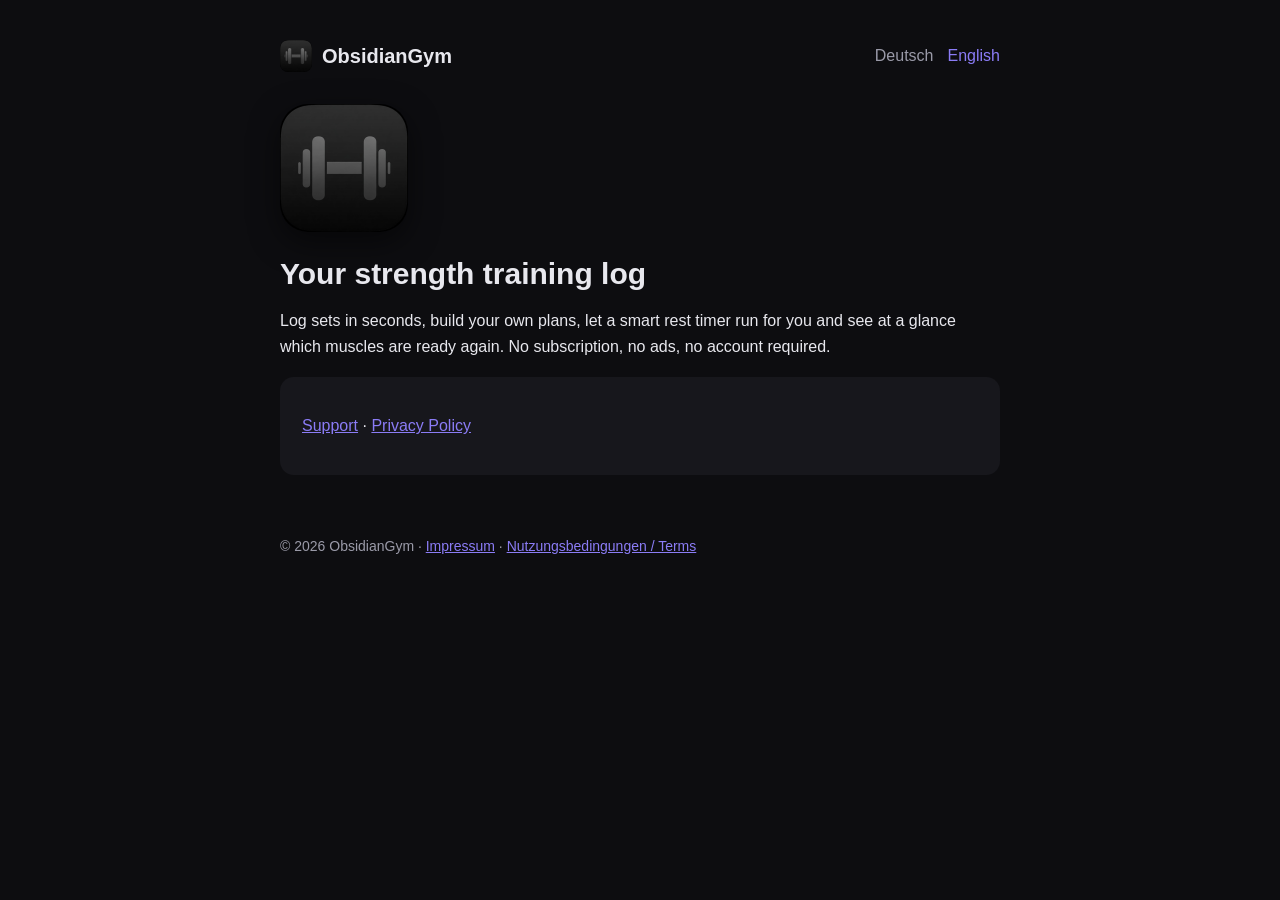
<file: index.html>
<!DOCTYPE html>
<html lang="de">
<head>
<meta charset="utf-8">
<meta name="viewport" content="width=device-width, initial-scale=1">
<title>ObsidianGym</title>
<link rel="icon" type="image/png" sizes="32x32" href="/favicon-32.png">
<link rel="apple-touch-icon" href="/apple-touch-icon.png">
<link rel="stylesheet" href="/style.css">
<script src="/lang.js"></script>
</head>
<body>
<main>
<header>
  <a class="brand" href="/"><img src="/icon-192.png" alt="" width="32" height="32">ObsidianGym</a>
  <div><span class="lang"><a href="?lang=de" data-l="de">Deutsch</a><a href="?lang=en" data-l="en">English</a></span></div>
</header>

<img class="hero-icon" src="/icon-512.png" alt="ObsidianGym App-Icon" width="128" height="128">

<section lang="de">
<h1>Dein Trainings-Tagebuch fürs Krafttraining</h1>
<p>Sätze in Sekunden tracken, eigene Pläne, ein Pausen-Timer, der mitdenkt, und auf einen Blick sehen, welche Muskeln wieder bereit sind. Ohne Abo, ohne Werbung, ohne Konto-Zwang.</p>
<div class="card">
  <p><a href="/support/">Support</a> · <a href="/privacy/">Datenschutz</a></p>
</div>
</section>

<section lang="en">
<h1>Your strength training log</h1>
<p>Log sets in seconds, build your own plans, let a smart rest timer run for you and see at a glance which muscles are ready again. No subscription, no ads, no account required.</p>
<div class="card">
  <p><a href="/support/?lang=en">Support</a> · <a href="/privacy/?lang=en">Privacy Policy</a></p>
</div>
</section>

<footer>© 2026 ObsidianGym · <a href="/impressum/">Impressum</a> · <a href="/terms/">Nutzungsbedingungen / Terms</a></footer>
</main>
</body>
</html>
</file>
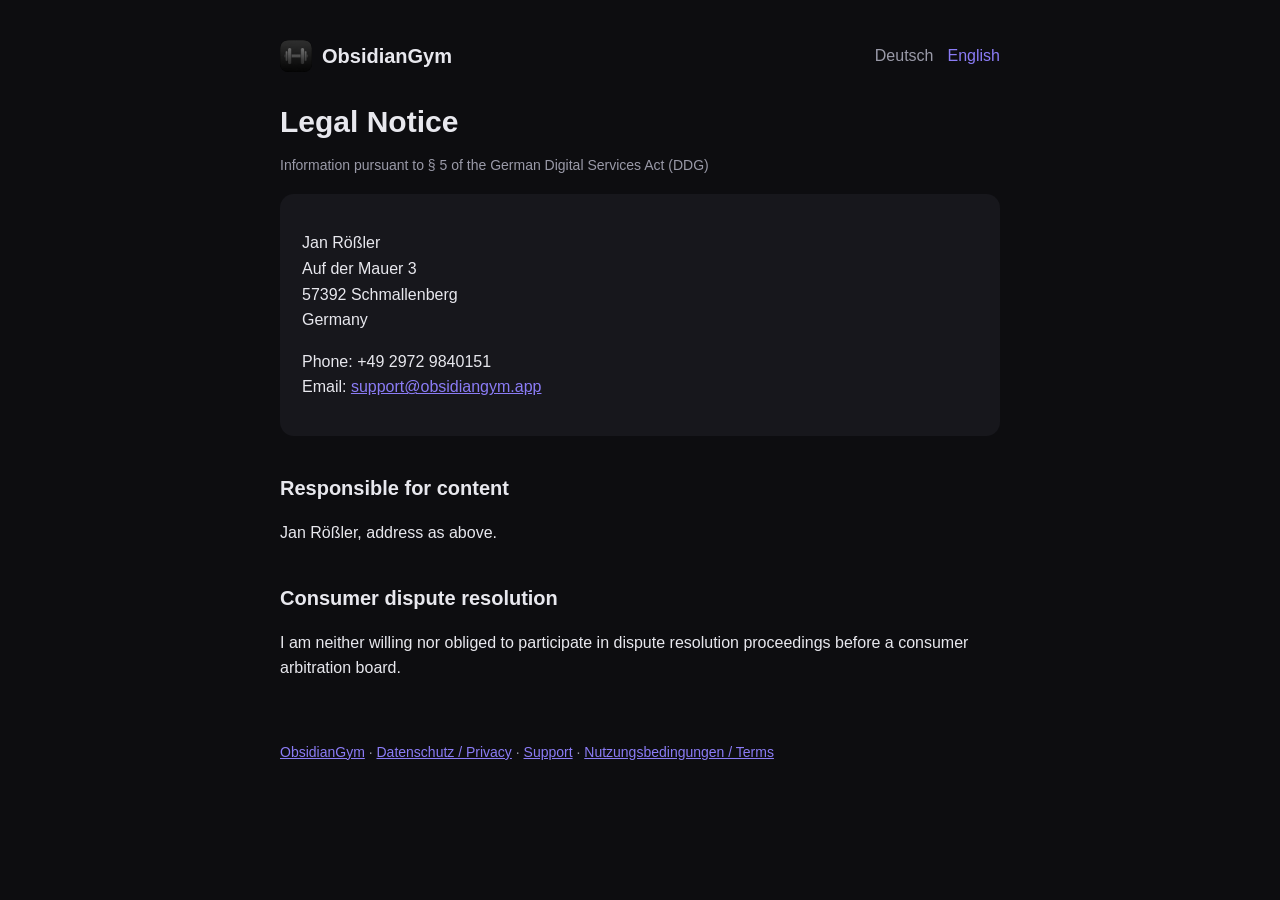
<file: impressum/index.html>
<!DOCTYPE html>
<html lang="de">
<head>
<meta charset="utf-8">
<meta name="viewport" content="width=device-width, initial-scale=1">
<title>ObsidianGym – Impressum / Legal Notice</title>
<link rel="icon" type="image/png" sizes="32x32" href="/favicon-32.png">
<link rel="apple-touch-icon" href="/apple-touch-icon.png">
<link rel="stylesheet" href="/style.css">
<script src="/lang.js"></script>
</head>
<body>
<main>
<header>
  <a class="brand" href="/"><img src="/icon-192.png" alt="" width="32" height="32">ObsidianGym</a>
  <div><span class="lang"><a href="?lang=de" data-l="de">Deutsch</a><a href="?lang=en" data-l="en">English</a></span></div>
</header>

<section lang="de">
<h1>Impressum</h1>
<p class="muted">Angaben gemäß § 5 Digitale-Dienste-Gesetz (DDG)</p>
<div class="card">
<p>Jan Rößler<br>Auf der Mauer 3<br>57392 Schmallenberg<br>Deutschland</p>
<p>Telefon: +49 2972 9840151<br>E-Mail: <a href="mailto:support@obsidiangym.app">support@obsidiangym.app</a></p>
</div>
<h2>Verantwortlich für den Inhalt</h2>
<p>Jan Rößler, Anschrift wie oben.</p>
<h2>Verbraucherstreitbeilegung</h2>
<p>Ich bin nicht bereit und nicht verpflichtet, an Streitbeilegungsverfahren vor einer Verbraucherschlichtungsstelle teilzunehmen.</p>
</section>

<section lang="en">
<h1>Legal Notice</h1>
<p class="muted">Information pursuant to § 5 of the German Digital Services Act (DDG)</p>
<div class="card">
<p>Jan Rößler<br>Auf der Mauer 3<br>57392 Schmallenberg<br>Germany</p>
<p>Phone: +49 2972 9840151<br>Email: <a href="mailto:support@obsidiangym.app">support@obsidiangym.app</a></p>
</div>
<h2>Responsible for content</h2>
<p>Jan Rößler, address as above.</p>
<h2>Consumer dispute resolution</h2>
<p>I am neither willing nor obliged to participate in dispute resolution proceedings before a consumer arbitration board.</p>
</section>

<footer><a href="/">ObsidianGym</a> · <a href="/privacy/">Datenschutz / Privacy</a> · <a href="/support/">Support</a> · <a href="/terms/">Nutzungsbedingungen / Terms</a></footer>
</main>
</body>
</html>
</file>
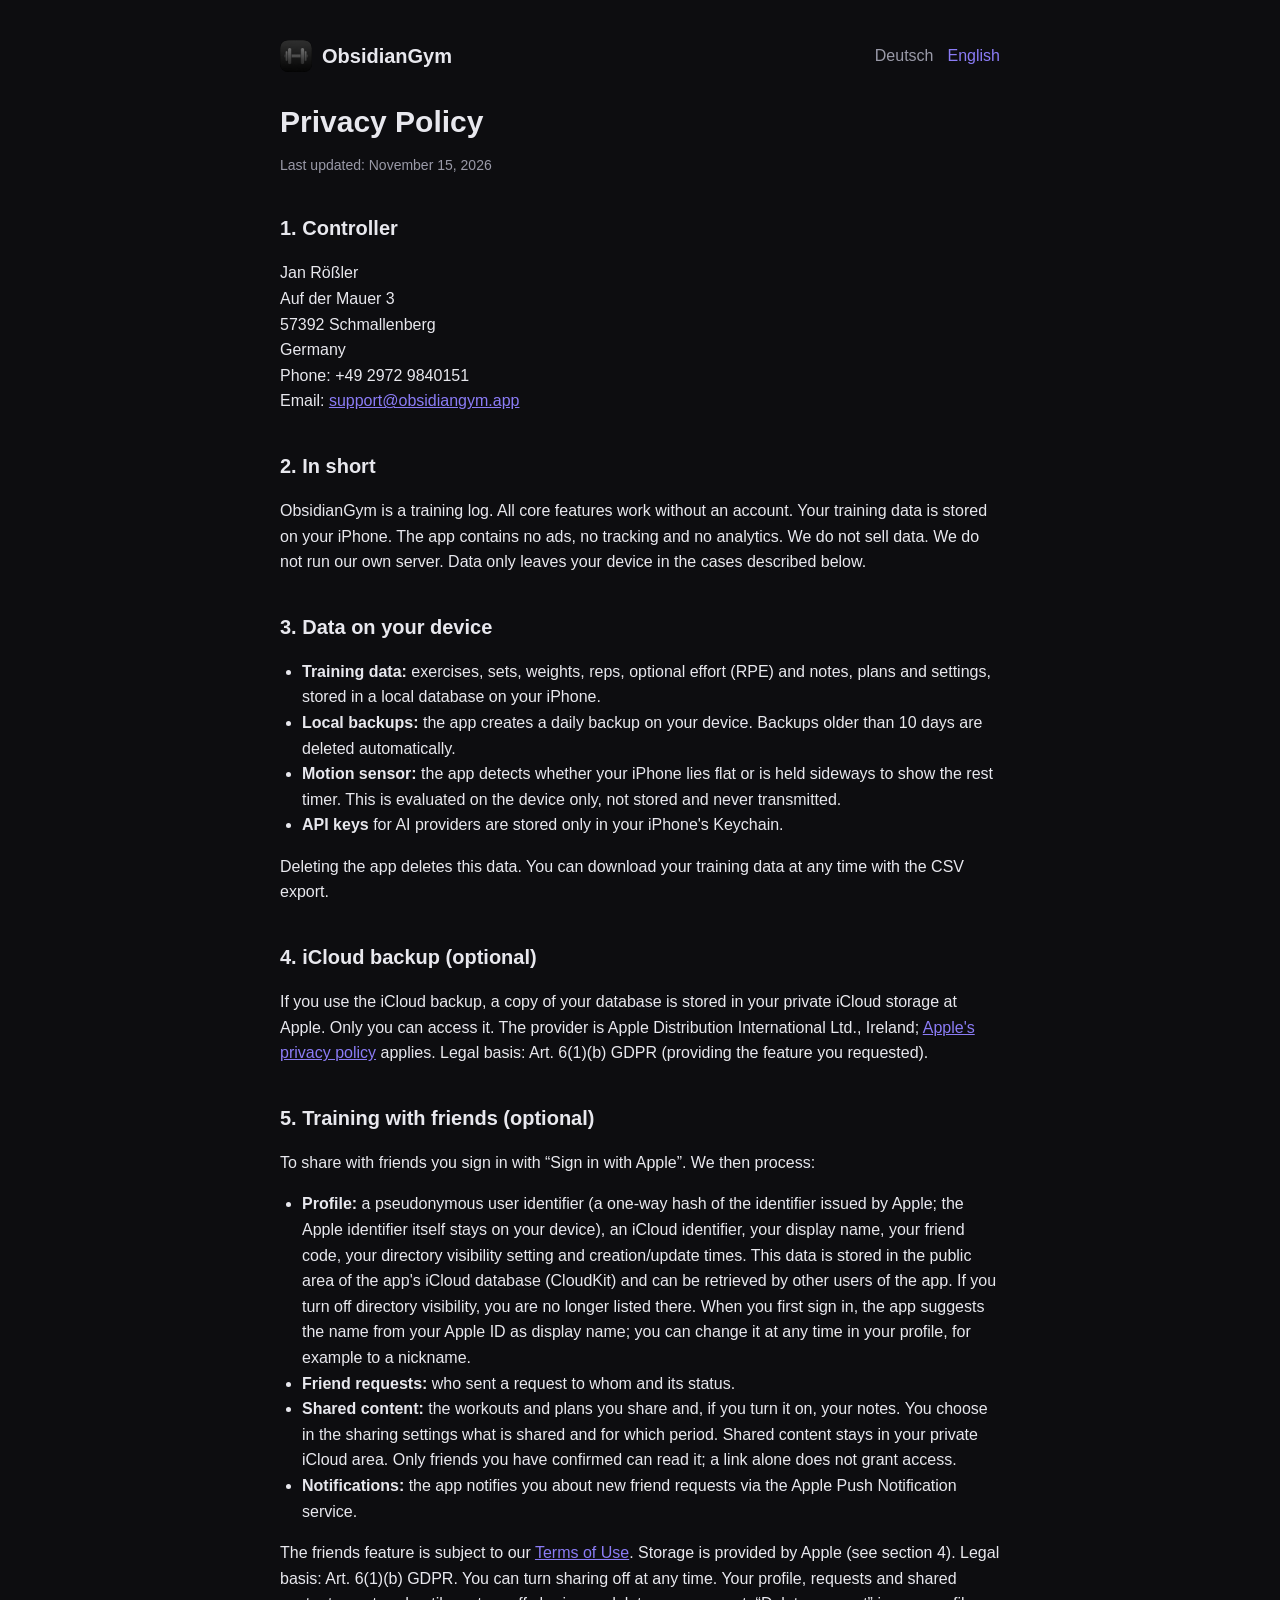
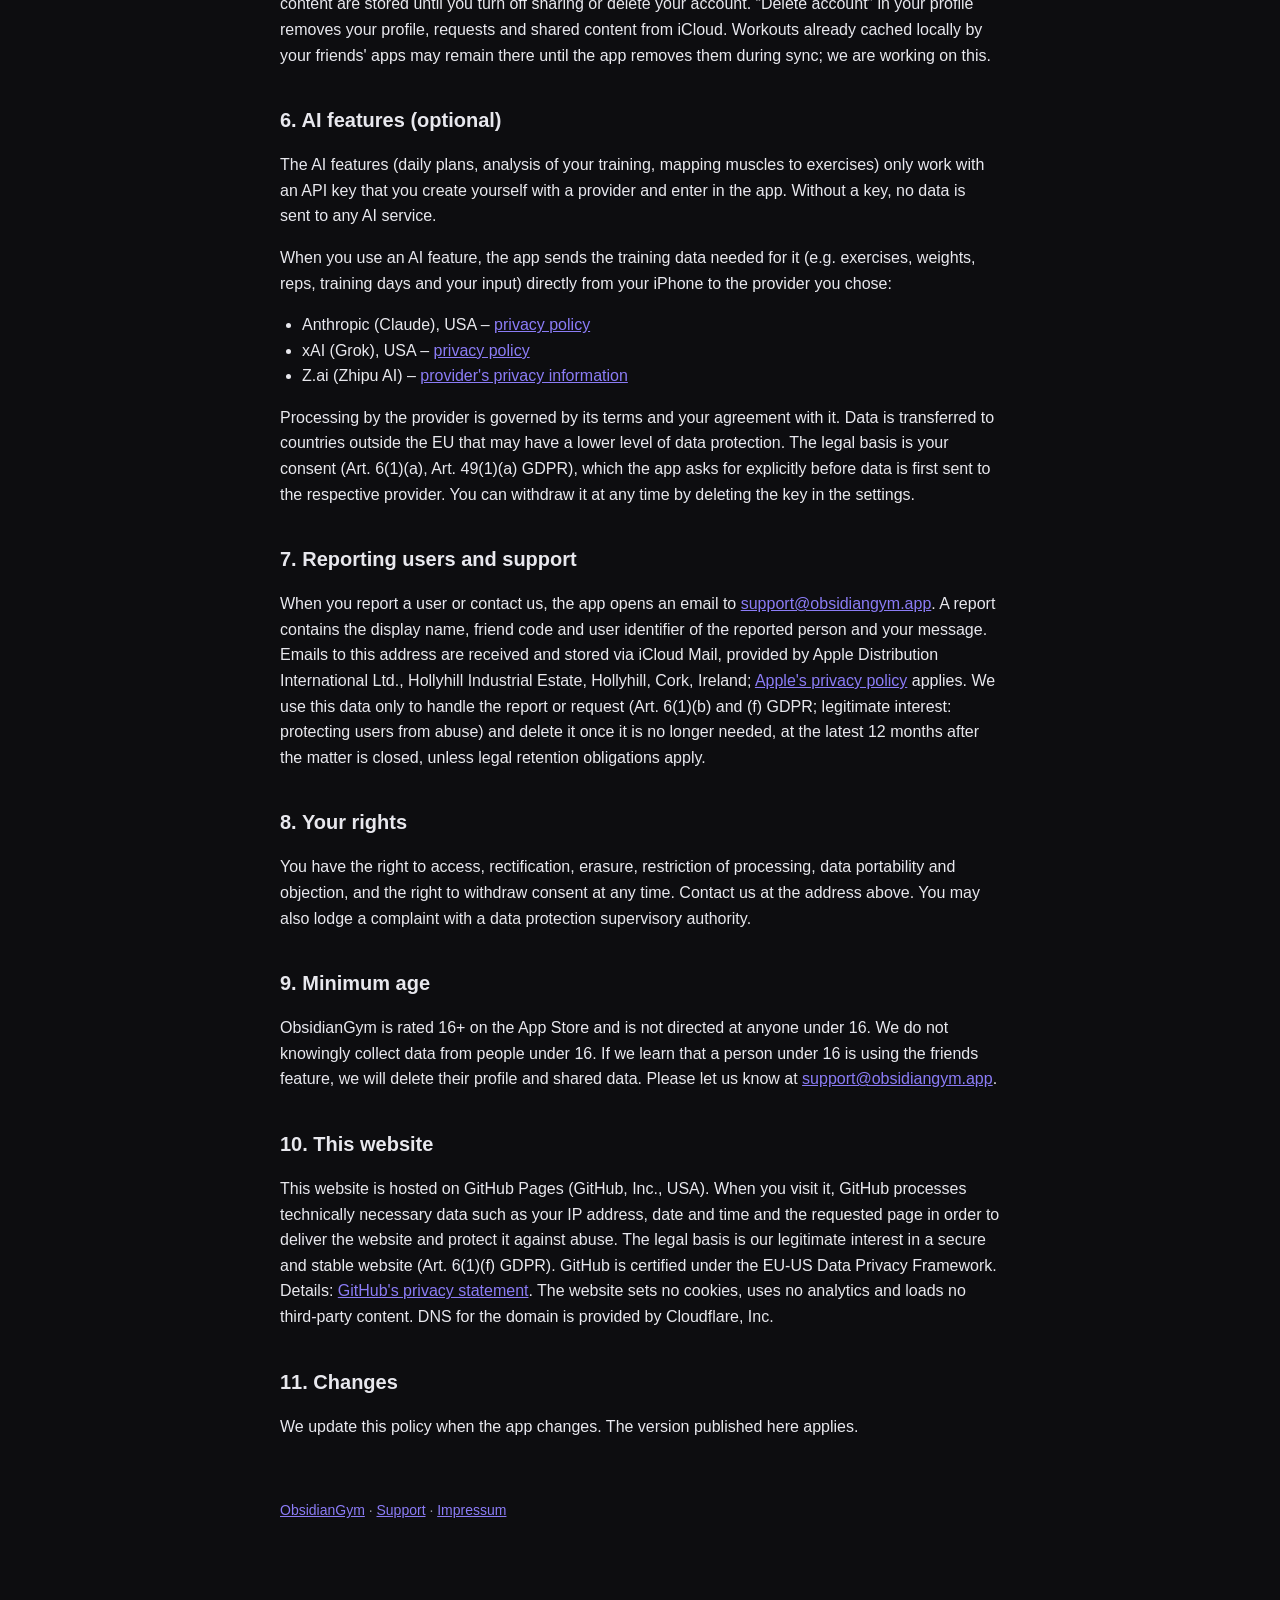
<file: privacy/index.html>
<!DOCTYPE html>
<html lang="de">
<head>
<meta charset="utf-8">
<meta name="viewport" content="width=device-width, initial-scale=1">
<title>ObsidianGym – Datenschutz / Privacy Policy</title>
<link rel="icon" type="image/png" sizes="32x32" href="/favicon-32.png">
<link rel="apple-touch-icon" href="/apple-touch-icon.png">
<link rel="stylesheet" href="/style.css">
<script src="/lang.js"></script>
</head>
<body>
<main>
<header>
  <a class="brand" href="/"><img src="/icon-192.png" alt="" width="32" height="32">ObsidianGym</a>
  <div><span class="lang"><a href="?lang=de" data-l="de">Deutsch</a><a href="?lang=en" data-l="en">English</a></span></div>
</header>

<!-- ============================ DEUTSCH ============================ -->
<section lang="de">
<h1>Datenschutzerklärung</h1>
<p class="muted">Stand: 15. November 2026</p>

<h2>1. Verantwortlicher</h2>
<p>Jan Rößler<br>Auf der Mauer 3<br>57392 Schmallenberg<br>Deutschland<br>
Telefon: +49 2972 9840151<br>
E-Mail: <a href="mailto:support@obsidiangym.app">support@obsidiangym.app</a></p>

<h2>2. Grundsatz</h2>
<p>ObsidianGym ist ein Trainings-Tagebuch. Alle Kernfunktionen laufen ohne Konto. Deine Trainingsdaten werden auf deinem iPhone gespeichert. Die App enthält keine Werbung, kein Tracking und keine Analyse-Tools. Daten werden nicht verkauft. Wir betreiben keinen eigenen Server. Daten verlassen dein Gerät nur in den unten beschriebenen Fällen.</p>

<h2>3. Daten auf deinem Gerät</h2>
<ul>
  <li><strong>Trainingsdaten:</strong> Übungen, Sätze, Gewichte, Wiederholungen, optional Anstrengung (RPE) und Kommentare, Pläne und Einstellungen. Sie liegen in einer lokalen Datenbank auf deinem iPhone.</li>
  <li><strong>Lokale Backups:</strong> Die App legt täglich eine Sicherung auf deinem Gerät an. Sicherungen, die älter als 10 Tage sind, werden automatisch gelöscht.</li>
  <li><strong>Bewegungssensor:</strong> Die App erkennt, ob das iPhone flach liegt oder seitlich gehalten wird, um den Pausen-Timer einzublenden. Diese Daten werden nur auf dem Gerät ausgewertet, nicht gespeichert und nie übertragen.</li>
  <li><strong>API-Keys</strong> für KI-Anbieter werden ausschließlich im Schlüsselbund (Keychain) deines iPhones gespeichert.</li>
</ul>
<p>Wenn du die App löschst, werden diese Daten gelöscht. Mit dem CSV-Export kannst du deine Trainingsdaten jederzeit herunterladen.</p>

<h2>4. iCloud-Backup (optional)</h2>
<p>Wenn du das iCloud-Backup nutzt, wird eine Sicherung deiner Datenbank in deinem privaten iCloud-Speicher bei Apple abgelegt. Nur du hast darauf Zugriff. Anbieter ist Apple Distribution International Ltd., Irland. Es gelten die <a href="https://www.apple.com/legal/privacy/">Datenschutzbestimmungen von Apple</a>. Rechtsgrundlage: Art. 6 Abs. 1 lit. b DSGVO (Bereitstellung der von dir gewünschten Funktion).</p>

<h2>5. Training mit Freunden (optional)</h2>
<p>Für das Teilen mit Freunden meldest du dich mit „Mit Apple anmelden“ an. Dabei verarbeiten wir:</p>
<ul>
  <li><strong>Profil:</strong> eine pseudonyme Nutzer-Kennung (ein nicht umkehrbarer Hash der von Apple vergebenen Kennung; die Apple-Kennung selbst bleibt auf deinem Gerät), eine iCloud-Kennung, deinen Anzeigenamen, deinen Freundes-Code, die Einstellung zur Sichtbarkeit im Nutzerverzeichnis sowie Zeitpunkte der Erstellung und Änderung. Diese Daten liegen im öffentlichen Bereich der iCloud-Datenbank (CloudKit) der App und sind für andere Nutzer der App abrufbar. Wenn du die Sichtbarkeit im Verzeichnis abschaltest, wirst du dort nicht mehr angezeigt. Als Anzeigename schlägt die App bei der ersten Anmeldung den Namen aus deiner Apple-ID vor; du kannst ihn jederzeit im Profil ändern, zum Beispiel in einen Spitznamen.</li>
  <li><strong>Freundschafts-Anfragen:</strong> wer wem eine Anfrage geschickt hat und deren Status.</li>
  <li><strong>Geteilte Inhalte:</strong> die Workouts und Pläne, die du teilst, und, wenn du es einschaltest, deine Kommentare. Du legst in den Teilen-Einstellungen fest, was und welcher Zeitraum geteilt wird. Geteilte Inhalte liegen in deinem privaten iCloud-Bereich. Lesen können sie nur die Freunde, die du bestätigt hast; ein Link allein gewährt keinen Zugriff.</li>
  <li><strong>Mitteilungen:</strong> Über neue Freundschafts-Anfragen informiert dich die App per Push-Mitteilung über den Apple Push Notification Service.</li>
</ul>
<p>Für die Freunde-Funktion gelten unsere <a href="/terms/">Nutzungsbedingungen</a>. Anbieter der Speicherung ist Apple (siehe Abschnitt 4). Rechtsgrundlage: Art. 6 Abs. 1 lit. b DSGVO. Du kannst das Teilen jederzeit abschalten. Profil, Anfragen und geteilte Inhalte bleiben gespeichert, bis du das Teilen abschaltest bzw. dein Konto löschst. Mit „Account löschen“ im Profil werden dein Profil, deine Anfragen und deine geteilten Inhalte aus der iCloud entfernt. Workouts, die die App deiner Freunde bereits lokal zwischengespeichert hat, können dort noch verbleiben, bis die App sie beim Abgleich entfernt; daran arbeiten wir.</p>

<h2>6. KI-Funktionen (optional)</h2>
<p>Die KI-Funktionen (Tagespläne, Auswertung deines Trainings, Zuordnung von Muskeln zu Übungen) funktionieren nur mit einem API-Key, den du selbst bei einem Anbieter erstellst und in der App einträgst. Ohne Key werden keine Daten an KI-Dienste gesendet.</p>
<p>Nutzt du eine KI-Funktion, sendet die App die dafür nötigen Trainingsdaten (z. B. Übungen, Gewichte, Wiederholungen, Trainingstage und deine Eingaben) direkt von deinem iPhone an den Anbieter, den du gewählt hast:</p>
<ul>
  <li>Anthropic (Claude), USA – <a href="https://www.anthropic.com/legal/privacy">Datenschutz</a></li>
  <li>xAI (Grok), USA – <a href="https://x.ai/legal/privacy-policy">Datenschutz</a></li>
  <li>Z.ai (Zhipu AI) – <a href="https://z.ai/">Datenschutzhinweise des Anbieters</a></li>
</ul>
<p>Die Verarbeitung beim Anbieter richtet sich nach dessen Bedingungen und deinem Vertrag mit ihm. Dabei werden Daten in Länder außerhalb der EU übertragen, in denen ein geringeres Datenschutzniveau bestehen kann. Rechtsgrundlage ist deine Einwilligung (Art. 6 Abs. 1 lit. a, Art. 49 Abs. 1 lit. a DSGVO), die die App vor der ersten Übermittlung an den jeweiligen Anbieter ausdrücklich abfragt. Du kannst sie jederzeit widerrufen, indem du den Key in den Einstellungen löschst.</p>

<h2>7. Melden von Nutzern und Support</h2>
<p>Wenn du einen Nutzer meldest oder uns schreibst, öffnet die App eine E-Mail an <a href="mailto:support@obsidiangym.app">support@obsidiangym.app</a>. Eine Meldung enthält Anzeigename, Freundes-Code und Nutzer-Kennung der gemeldeten Person sowie deinen Text. E-Mails an diese Adresse werden über iCloud Mail empfangen und gespeichert. Anbieter ist Apple Distribution International Ltd., Hollyhill Industrial Estate, Hollyhill, Cork, Irland; es gelten die <a href="https://www.apple.com/legal/privacy/">Datenschutzbestimmungen von Apple</a>. Wir nutzen diese Daten nur, um die Meldung bzw. Anfrage zu bearbeiten (Art. 6 Abs. 1 lit. b und f DSGVO; berechtigtes Interesse: Schutz der Nutzer vor Missbrauch), und löschen sie, wenn sie dafür nicht mehr nötig sind, spätestens 12 Monate nach Abschluss des Vorgangs, sofern keine gesetzlichen Aufbewahrungspflichten bestehen.</p>

<h2>8. Deine Rechte</h2>
<p>Du hast das Recht auf Auskunft, Berichtigung, Löschung, Einschränkung der Verarbeitung, Datenübertragbarkeit und Widerspruch sowie das Recht, eine Einwilligung jederzeit zu widerrufen. Wende dich dazu an die oben genannte Adresse. Du kannst dich außerdem bei einer Datenschutz-Aufsichtsbehörde beschweren.</p>

<h2>9. Mindestalter</h2>
<p>ObsidianGym ist im App Store ab 16 Jahren freigegeben und richtet sich nicht an Personen unter 16 Jahren. Wir erheben wissentlich keine Daten von Personen unter 16. Erfahren wir, dass eine Person unter 16 die Freunde-Funktion nutzt, löschen wir ihr Profil und ihre geteilten Daten. Hinweise bitte an <a href="mailto:support@obsidiangym.app">support@obsidiangym.app</a>.</p>

<h2>10. Diese Website</h2>
<p>Diese Website wird bei GitHub Pages (GitHub, Inc., USA) gehostet. Beim Aufruf verarbeitet GitHub technisch notwendige Daten wie deine IP-Adresse, Datum und Uhrzeit sowie die aufgerufene Seite, um die Website auszuliefern und vor Missbrauch zu schützen. Rechtsgrundlage ist unser berechtigtes Interesse an einer sicheren und stabilen Website (Art. 6 Abs. 1 lit. f DSGVO). GitHub ist nach dem EU-US Data Privacy Framework zertifiziert. Details: <a href="https://docs.github.com/site-policy/privacy-policies/github-general-privacy-statement">Datenschutzerklärung von GitHub</a>. Die Website setzt keine Cookies, nutzt keine Analyse-Tools und lädt keine Inhalte von Drittanbietern. Die Namensauflösung (DNS) der Domain erfolgt über Cloudflare, Inc.</p>

<h2>11. Änderungen</h2>
<p>Wir passen diese Erklärung an, wenn sich die App ändert. Es gilt die jeweils hier veröffentlichte Fassung.</p>
</section>

<!-- ============================ ENGLISH ============================ -->
<section lang="en">
<h1>Privacy Policy</h1>
<p class="muted">Last updated: November 15, 2026</p>

<h2>1. Controller</h2>
<p>Jan Rößler<br>Auf der Mauer 3<br>57392 Schmallenberg<br>Germany<br>
Phone: +49 2972 9840151<br>
Email: <a href="mailto:support@obsidiangym.app">support@obsidiangym.app</a></p>

<h2>2. In short</h2>
<p>ObsidianGym is a training log. All core features work without an account. Your training data is stored on your iPhone. The app contains no ads, no tracking and no analytics. We do not sell data. We do not run our own server. Data only leaves your device in the cases described below.</p>

<h2>3. Data on your device</h2>
<ul>
  <li><strong>Training data:</strong> exercises, sets, weights, reps, optional effort (RPE) and notes, plans and settings, stored in a local database on your iPhone.</li>
  <li><strong>Local backups:</strong> the app creates a daily backup on your device. Backups older than 10 days are deleted automatically.</li>
  <li><strong>Motion sensor:</strong> the app detects whether your iPhone lies flat or is held sideways to show the rest timer. This is evaluated on the device only, not stored and never transmitted.</li>
  <li><strong>API keys</strong> for AI providers are stored only in your iPhone's Keychain.</li>
</ul>
<p>Deleting the app deletes this data. You can download your training data at any time with the CSV export.</p>

<h2>4. iCloud backup (optional)</h2>
<p>If you use the iCloud backup, a copy of your database is stored in your private iCloud storage at Apple. Only you can access it. The provider is Apple Distribution International Ltd., Ireland; <a href="https://www.apple.com/legal/privacy/">Apple's privacy policy</a> applies. Legal basis: Art. 6(1)(b) GDPR (providing the feature you requested).</p>

<h2>5. Training with friends (optional)</h2>
<p>To share with friends you sign in with “Sign in with Apple”. We then process:</p>
<ul>
  <li><strong>Profile:</strong> a pseudonymous user identifier (a one-way hash of the identifier issued by Apple; the Apple identifier itself stays on your device), an iCloud identifier, your display name, your friend code, your directory visibility setting and creation/update times. This data is stored in the public area of the app's iCloud database (CloudKit) and can be retrieved by other users of the app. If you turn off directory visibility, you are no longer listed there. When you first sign in, the app suggests the name from your Apple ID as display name; you can change it at any time in your profile, for example to a nickname.</li>
  <li><strong>Friend requests:</strong> who sent a request to whom and its status.</li>
  <li><strong>Shared content:</strong> the workouts and plans you share and, if you turn it on, your notes. You choose in the sharing settings what is shared and for which period. Shared content stays in your private iCloud area. Only friends you have confirmed can read it; a link alone does not grant access.</li>
  <li><strong>Notifications:</strong> the app notifies you about new friend requests via the Apple Push Notification service.</li>
</ul>
<p>The friends feature is subject to our <a href="/terms/?lang=en">Terms of Use</a>. Storage is provided by Apple (see section 4). Legal basis: Art. 6(1)(b) GDPR. You can turn sharing off at any time. Your profile, requests and shared content are stored until you turn off sharing or delete your account. “Delete account” in your profile removes your profile, requests and shared content from iCloud. Workouts already cached locally by your friends' apps may remain there until the app removes them during sync; we are working on this.</p>

<h2>6. AI features (optional)</h2>
<p>The AI features (daily plans, analysis of your training, mapping muscles to exercises) only work with an API key that you create yourself with a provider and enter in the app. Without a key, no data is sent to any AI service.</p>
<p>When you use an AI feature, the app sends the training data needed for it (e.g. exercises, weights, reps, training days and your input) directly from your iPhone to the provider you chose:</p>
<ul>
  <li>Anthropic (Claude), USA – <a href="https://www.anthropic.com/legal/privacy">privacy policy</a></li>
  <li>xAI (Grok), USA – <a href="https://x.ai/legal/privacy-policy">privacy policy</a></li>
  <li>Z.ai (Zhipu AI) – <a href="https://z.ai/">provider's privacy information</a></li>
</ul>
<p>Processing by the provider is governed by its terms and your agreement with it. Data is transferred to countries outside the EU that may have a lower level of data protection. The legal basis is your consent (Art. 6(1)(a), Art. 49(1)(a) GDPR), which the app asks for explicitly before data is first sent to the respective provider. You can withdraw it at any time by deleting the key in the settings.</p>

<h2>7. Reporting users and support</h2>
<p>When you report a user or contact us, the app opens an email to <a href="mailto:support@obsidiangym.app">support@obsidiangym.app</a>. A report contains the display name, friend code and user identifier of the reported person and your message. Emails to this address are received and stored via iCloud Mail, provided by Apple Distribution International Ltd., Hollyhill Industrial Estate, Hollyhill, Cork, Ireland; <a href="https://www.apple.com/legal/privacy/">Apple's privacy policy</a> applies. We use this data only to handle the report or request (Art. 6(1)(b) and (f) GDPR; legitimate interest: protecting users from abuse) and delete it once it is no longer needed, at the latest 12 months after the matter is closed, unless legal retention obligations apply.</p>

<h2>8. Your rights</h2>
<p>You have the right to access, rectification, erasure, restriction of processing, data portability and objection, and the right to withdraw consent at any time. Contact us at the address above. You may also lodge a complaint with a data protection supervisory authority.</p>

<h2>9. Minimum age</h2>
<p>ObsidianGym is rated 16+ on the App Store and is not directed at anyone under 16. We do not knowingly collect data from people under 16. If we learn that a person under 16 is using the friends feature, we will delete their profile and shared data. Please let us know at <a href="mailto:support@obsidiangym.app">support@obsidiangym.app</a>.</p>

<h2>10. This website</h2>
<p>This website is hosted on GitHub Pages (GitHub, Inc., USA). When you visit it, GitHub processes technically necessary data such as your IP address, date and time and the requested page in order to deliver the website and protect it against abuse. The legal basis is our legitimate interest in a secure and stable website (Art. 6(1)(f) GDPR). GitHub is certified under the EU-US Data Privacy Framework. Details: <a href="https://docs.github.com/site-policy/privacy-policies/github-general-privacy-statement">GitHub's privacy statement</a>. The website sets no cookies, uses no analytics and loads no third-party content. DNS for the domain is provided by Cloudflare, Inc.</p>

<h2>11. Changes</h2>
<p>We update this policy when the app changes. The version published here applies.</p>
</section>

<footer><a href="/">ObsidianGym</a> · <a href="/support/">Support</a> · <a href="/impressum/">Impressum</a></footer>
</main>
</body>
</html>
</file>
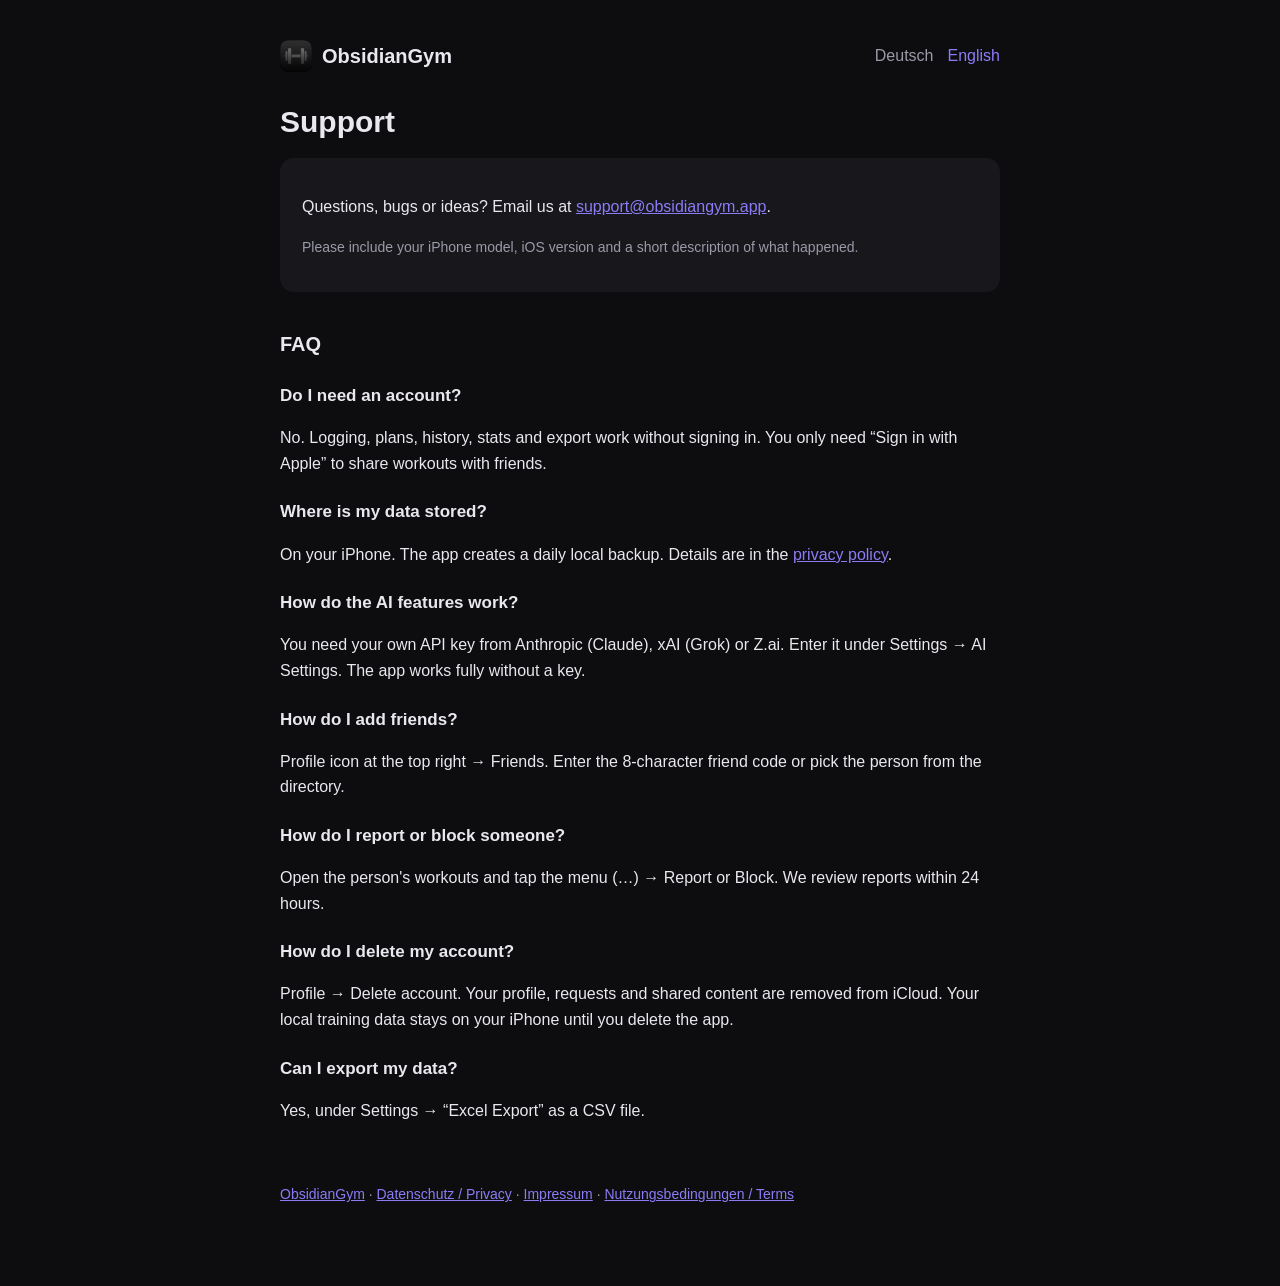
<file: support/index.html>
<!DOCTYPE html>
<html lang="de">
<head>
<meta charset="utf-8">
<meta name="viewport" content="width=device-width, initial-scale=1">
<title>ObsidianGym – Support</title>
<link rel="icon" type="image/png" sizes="32x32" href="/favicon-32.png">
<link rel="apple-touch-icon" href="/apple-touch-icon.png">
<link rel="stylesheet" href="/style.css">
<script src="/lang.js"></script>
</head>
<body>
<main>
<header>
  <a class="brand" href="/"><img src="/icon-192.png" alt="" width="32" height="32">ObsidianGym</a>
  <div><span class="lang"><a href="?lang=de" data-l="de">Deutsch</a><a href="?lang=en" data-l="en">English</a></span></div>
</header>

<section lang="de">
<h1>Support</h1>
<div class="card">
  <p>Fragen, Fehler oder Wünsche? Schreib uns an <a href="mailto:support@obsidiangym.app">support@obsidiangym.app</a>.</p>
  <p class="muted">Bitte nenne dein iPhone-Modell, die iOS-Version und beschreib kurz, was passiert ist.</p>
</div>

<h2>Häufige Fragen</h2>
<h3>Brauche ich ein Konto?</h3>
<p>Nein. Tracken, Pläne, Verlauf, Statistik und Export funktionieren ohne Anmeldung. „Mit Apple anmelden“ brauchst du nur, um Workouts mit Freunden zu teilen.</p>
<h3>Wo liegen meine Daten?</h3>
<p>Auf deinem iPhone. Die App legt täglich ein lokales Backup an. Details stehen in der <a href="/privacy/">Datenschutzerklärung</a>.</p>
<h3>Wie funktionieren die KI-Funktionen?</h3>
<p>Du brauchst einen eigenen API-Key bei Anthropic (Claude), xAI (Grok) oder Z.ai. Trag ihn unter Einstellungen → KI-Einstellungen ein. Ohne Key funktioniert die App vollständig.</p>
<h3>Wie füge ich Freunde hinzu?</h3>
<p>Profil-Symbol oben rechts → Freunde. Gib den 8-stelligen Freundes-Code ein oder wähle die Person aus dem Verzeichnis.</p>
<h3>Wie melde oder blockiere ich jemanden?</h3>
<p>Öffne die Workouts der Person und tippe auf das Menü (…) → Melden oder Blockieren. Meldungen prüfen wir innerhalb von 24 Stunden.</p>
<h3>Wie lösche ich mein Konto?</h3>
<p>Profil → Account löschen. Dein Profil, deine Anfragen und geteilten Inhalte werden aus der iCloud entfernt. Deine lokalen Trainingsdaten bleiben auf dem iPhone, bis du die App löschst.</p>
<h3>Kann ich meine Daten exportieren?</h3>
<p>Ja, unter Einstellungen → „Excel-Export“ als CSV-Datei.</p>
</section>

<section lang="en">
<h1>Support</h1>
<div class="card">
  <p>Questions, bugs or ideas? Email us at <a href="mailto:support@obsidiangym.app">support@obsidiangym.app</a>.</p>
  <p class="muted">Please include your iPhone model, iOS version and a short description of what happened.</p>
</div>

<h2>FAQ</h2>
<h3>Do I need an account?</h3>
<p>No. Logging, plans, history, stats and export work without signing in. You only need “Sign in with Apple” to share workouts with friends.</p>
<h3>Where is my data stored?</h3>
<p>On your iPhone. The app creates a daily local backup. Details are in the <a href="/privacy/?lang=en">privacy policy</a>.</p>
<h3>How do the AI features work?</h3>
<p>You need your own API key from Anthropic (Claude), xAI (Grok) or Z.ai. Enter it under Settings → AI Settings. The app works fully without a key.</p>
<h3>How do I add friends?</h3>
<p>Profile icon at the top right → Friends. Enter the 8-character friend code or pick the person from the directory.</p>
<h3>How do I report or block someone?</h3>
<p>Open the person's workouts and tap the menu (…) → Report or Block. We review reports within 24 hours.</p>
<h3>How do I delete my account?</h3>
<p>Profile → Delete account. Your profile, requests and shared content are removed from iCloud. Your local training data stays on your iPhone until you delete the app.</p>
<h3>Can I export my data?</h3>
<p>Yes, under Settings → “Excel Export” as a CSV file.</p>
</section>

<footer><a href="/">ObsidianGym</a> · <a href="/privacy/">Datenschutz / Privacy</a> · <a href="/impressum/">Impressum</a> · <a href="/terms/">Nutzungsbedingungen / Terms</a></footer>
</main>
</body>
</html>
</file>
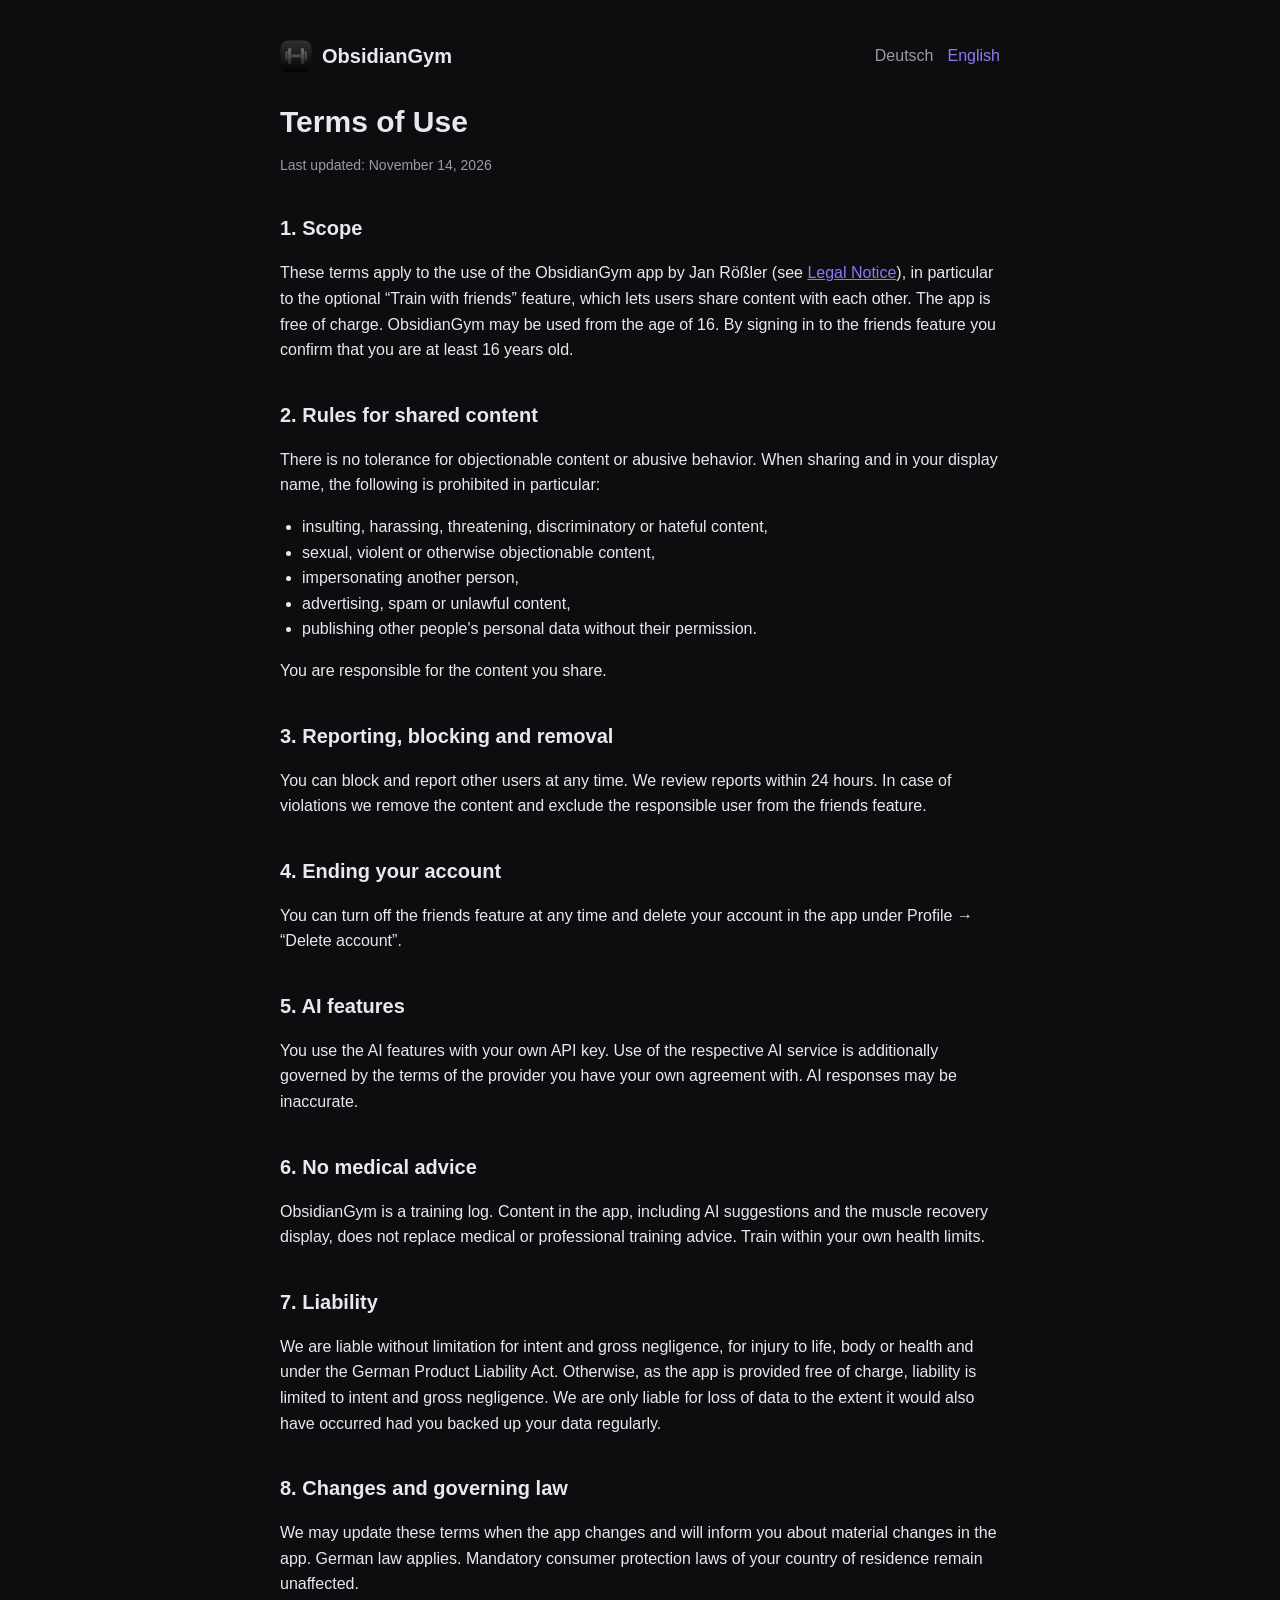
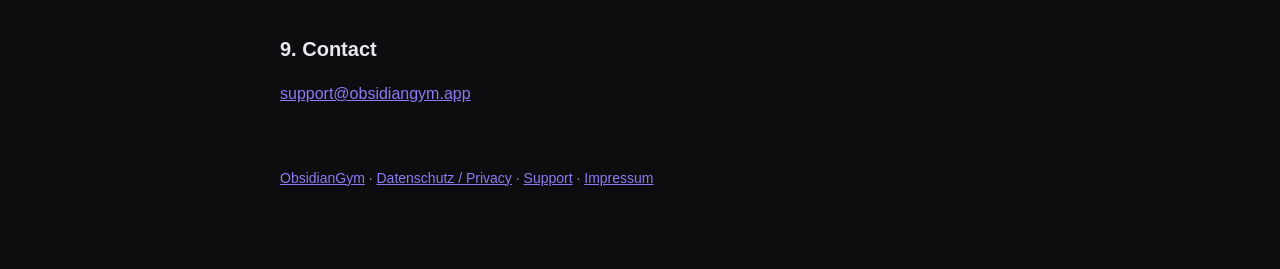
<file: terms/index.html>
<!DOCTYPE html>
<html lang="de">
<head>
<meta charset="utf-8">
<meta name="viewport" content="width=device-width, initial-scale=1">
<title>ObsidianGym – Nutzungsbedingungen / Terms of Use</title>
<link rel="icon" type="image/png" sizes="32x32" href="/favicon-32.png">
<link rel="apple-touch-icon" href="/apple-touch-icon.png">
<link rel="stylesheet" href="/style.css">
<script src="/lang.js"></script>
</head>
<body>
<main>
<header>
  <a class="brand" href="/"><img src="/icon-192.png" alt="" width="32" height="32">ObsidianGym</a>
  <div><span class="lang"><a href="?lang=de" data-l="de">Deutsch</a><a href="?lang=en" data-l="en">English</a></span></div>
</header>

<section lang="de">
<h1>Nutzungsbedingungen</h1>
<p class="muted">Stand: 14. November 2026</p>

<h2>1. Geltungsbereich</h2>
<p>Diese Bedingungen gelten für die Nutzung der App ObsidianGym von Jan Rößler (siehe <a href="/impressum/">Impressum</a>), insbesondere für die optionale Funktion „Mit Freunden trainieren“, mit der Nutzer Inhalte miteinander teilen. Die App ist kostenlos. Die Nutzung von ObsidianGym ist ab 16 Jahren gestattet. Mit der Anmeldung für die Freunde-Funktion bestätigst du, dass du mindestens 16 Jahre alt bist.</p>

<h2>2. Regeln für geteilte Inhalte</h2>
<p>Für anstößige Inhalte und missbräuchliches Verhalten gibt es keine Toleranz. Beim Teilen und bei deinem Anzeigenamen ist insbesondere verboten:</p>
<ul>
  <li>beleidigende, belästigende, bedrohende, diskriminierende oder hasserfüllte Inhalte,</li>
  <li>sexuelle, gewaltverherrlichende oder anderweitig anstößige Inhalte,</li>
  <li>sich als eine andere Person auszugeben,</li>
  <li>Werbung, Spam oder rechtswidrige Inhalte,</li>
  <li>persönliche Daten anderer ohne deren Erlaubnis zu veröffentlichen.</li>
</ul>
<p>Du bist für die Inhalte verantwortlich, die du teilst.</p>

<h2>3. Melden, Blockieren und Ausschluss</h2>
<p>Du kannst andere Nutzer jederzeit blockieren und melden. Wir prüfen Meldungen innerhalb von 24 Stunden. Bei Verstößen entfernen wir die Inhalte und schließen den verantwortlichen Nutzer von der Freunde-Funktion aus.</p>

<h2>4. Konto beenden</h2>
<p>Du kannst die Freunde-Funktion jederzeit abschalten und dein Konto in der App unter Profil → „Account löschen“ löschen.</p>

<h2>5. KI-Funktionen</h2>
<p>Die KI-Funktionen nutzt du mit deinem eigenen API-Key. Für die Nutzung des jeweiligen KI-Dienstes gelten zusätzlich die Bedingungen des Anbieters, mit dem du einen eigenen Vertrag hast. KI-Antworten können fehlerhaft sein.</p>

<h2>6. Keine medizinische Beratung</h2>
<p>ObsidianGym ist ein Trainings-Tagebuch. Inhalte der App, einschließlich KI-Vorschlägen und der Anzeige zur Muskel-Erholung, ersetzen keine ärztliche oder trainingswissenschaftliche Beratung. Trainiere im Rahmen deiner gesundheitlichen Möglichkeiten.</p>

<h2>7. Haftung</h2>
<p>Wir haften unbeschränkt bei Vorsatz und grober Fahrlässigkeit, bei Verletzung von Leben, Körper oder Gesundheit sowie nach dem Produkthaftungsgesetz. Im Übrigen ist die Haftung bei der kostenlos bereitgestellten App auf Vorsatz und grobe Fahrlässigkeit beschränkt. Für den Verlust von Daten haften wir nur, soweit er auch bei regelmäßiger Datensicherung durch dich eingetreten wäre.</p>

<h2>8. Änderungen und anwendbares Recht</h2>
<p>Wir können diese Bedingungen anpassen, wenn sich die App ändert. Über wesentliche Änderungen informieren wir in der App. Es gilt deutsches Recht. Zwingende Verbraucherschutzvorschriften deines Wohnsitzlandes bleiben unberührt.</p>

<h2>9. Kontakt</h2>
<p><a href="mailto:support@obsidiangym.app">support@obsidiangym.app</a></p>
</section>

<section lang="en">
<h1>Terms of Use</h1>
<p class="muted">Last updated: November 14, 2026</p>

<h2>1. Scope</h2>
<p>These terms apply to the use of the ObsidianGym app by Jan Rößler (see <a href="/impressum/?lang=en">Legal Notice</a>), in particular to the optional “Train with friends” feature, which lets users share content with each other. The app is free of charge. ObsidianGym may be used from the age of 16. By signing in to the friends feature you confirm that you are at least 16 years old.</p>

<h2>2. Rules for shared content</h2>
<p>There is no tolerance for objectionable content or abusive behavior. When sharing and in your display name, the following is prohibited in particular:</p>
<ul>
  <li>insulting, harassing, threatening, discriminatory or hateful content,</li>
  <li>sexual, violent or otherwise objectionable content,</li>
  <li>impersonating another person,</li>
  <li>advertising, spam or unlawful content,</li>
  <li>publishing other people's personal data without their permission.</li>
</ul>
<p>You are responsible for the content you share.</p>

<h2>3. Reporting, blocking and removal</h2>
<p>You can block and report other users at any time. We review reports within 24 hours. In case of violations we remove the content and exclude the responsible user from the friends feature.</p>

<h2>4. Ending your account</h2>
<p>You can turn off the friends feature at any time and delete your account in the app under Profile → “Delete account”.</p>

<h2>5. AI features</h2>
<p>You use the AI features with your own API key. Use of the respective AI service is additionally governed by the terms of the provider you have your own agreement with. AI responses may be inaccurate.</p>

<h2>6. No medical advice</h2>
<p>ObsidianGym is a training log. Content in the app, including AI suggestions and the muscle recovery display, does not replace medical or professional training advice. Train within your own health limits.</p>

<h2>7. Liability</h2>
<p>We are liable without limitation for intent and gross negligence, for injury to life, body or health and under the German Product Liability Act. Otherwise, as the app is provided free of charge, liability is limited to intent and gross negligence. We are only liable for loss of data to the extent it would also have occurred had you backed up your data regularly.</p>

<h2>8. Changes and governing law</h2>
<p>We may update these terms when the app changes and will inform you about material changes in the app. German law applies. Mandatory consumer protection laws of your country of residence remain unaffected.</p>

<h2>9. Contact</h2>
<p><a href="mailto:support@obsidiangym.app">support@obsidiangym.app</a></p>
</section>

<footer><a href="/">ObsidianGym</a> · <a href="/privacy/">Datenschutz / Privacy</a> · <a href="/support/">Support</a> · <a href="/impressum/">Impressum</a></footer>
</main>
</body>
</html>
</file>
<file: style.css>
:root{color-scheme:dark;--bg:#0d0d10;--card:#17171c;--text:#e8e8ee;--muted:#9a9aa8;--accent:#8b7cf6}
*{box-sizing:border-box}
body{margin:0;background:var(--bg);color:var(--text);font:16px/1.6 -apple-system,BlinkMacSystemFont,"Segoe UI",Roboto,sans-serif}
main{max-width:760px;margin:0 auto;padding:40px 20px 80px}
header{display:flex;justify-content:space-between;align-items:center;gap:12px;margin-bottom:32px;flex-wrap:wrap}
header a.brand{color:var(--text);font-weight:700;font-size:20px;text-decoration:none}
nav a,.lang a{color:var(--muted);text-decoration:none;margin-left:14px}
nav a:hover,.lang a:hover,.lang a.active{color:var(--accent)}
h1{font-size:30px;line-height:1.2;margin:0 0 8px}
h2{font-size:20px;margin:36px 0 8px}
h3{font-size:17px;margin:22px 0 4px}
p,li{color:var(--text)}
.muted{color:var(--muted);font-size:14px}
a{color:var(--accent)}
.card{background:var(--card);border-radius:14px;padding:20px 22px;margin:18px 0}
ul{padding-left:22px}
footer{margin-top:60px;color:var(--muted);font-size:14px}
header a.brand{display:inline-flex;align-items:center;gap:10px}
.brand img{border-radius:8px}
.hero-icon{display:block;width:128px;height:128px;border-radius:28px;margin:8px 0 24px;box-shadow:0 10px 30px rgba(0,0,0,.5)}
html[data-lang="de"] section[lang="en"],html[data-lang="en"] section[lang="de"]{display:none}
.lang a{cursor:pointer}
html[data-lang="de"] .lang a[data-l="de"],html[data-lang="en"] .lang a[data-l="en"]{color:var(--accent)}
html{-webkit-text-size-adjust:100%;text-size-adjust:100%}
</file>
